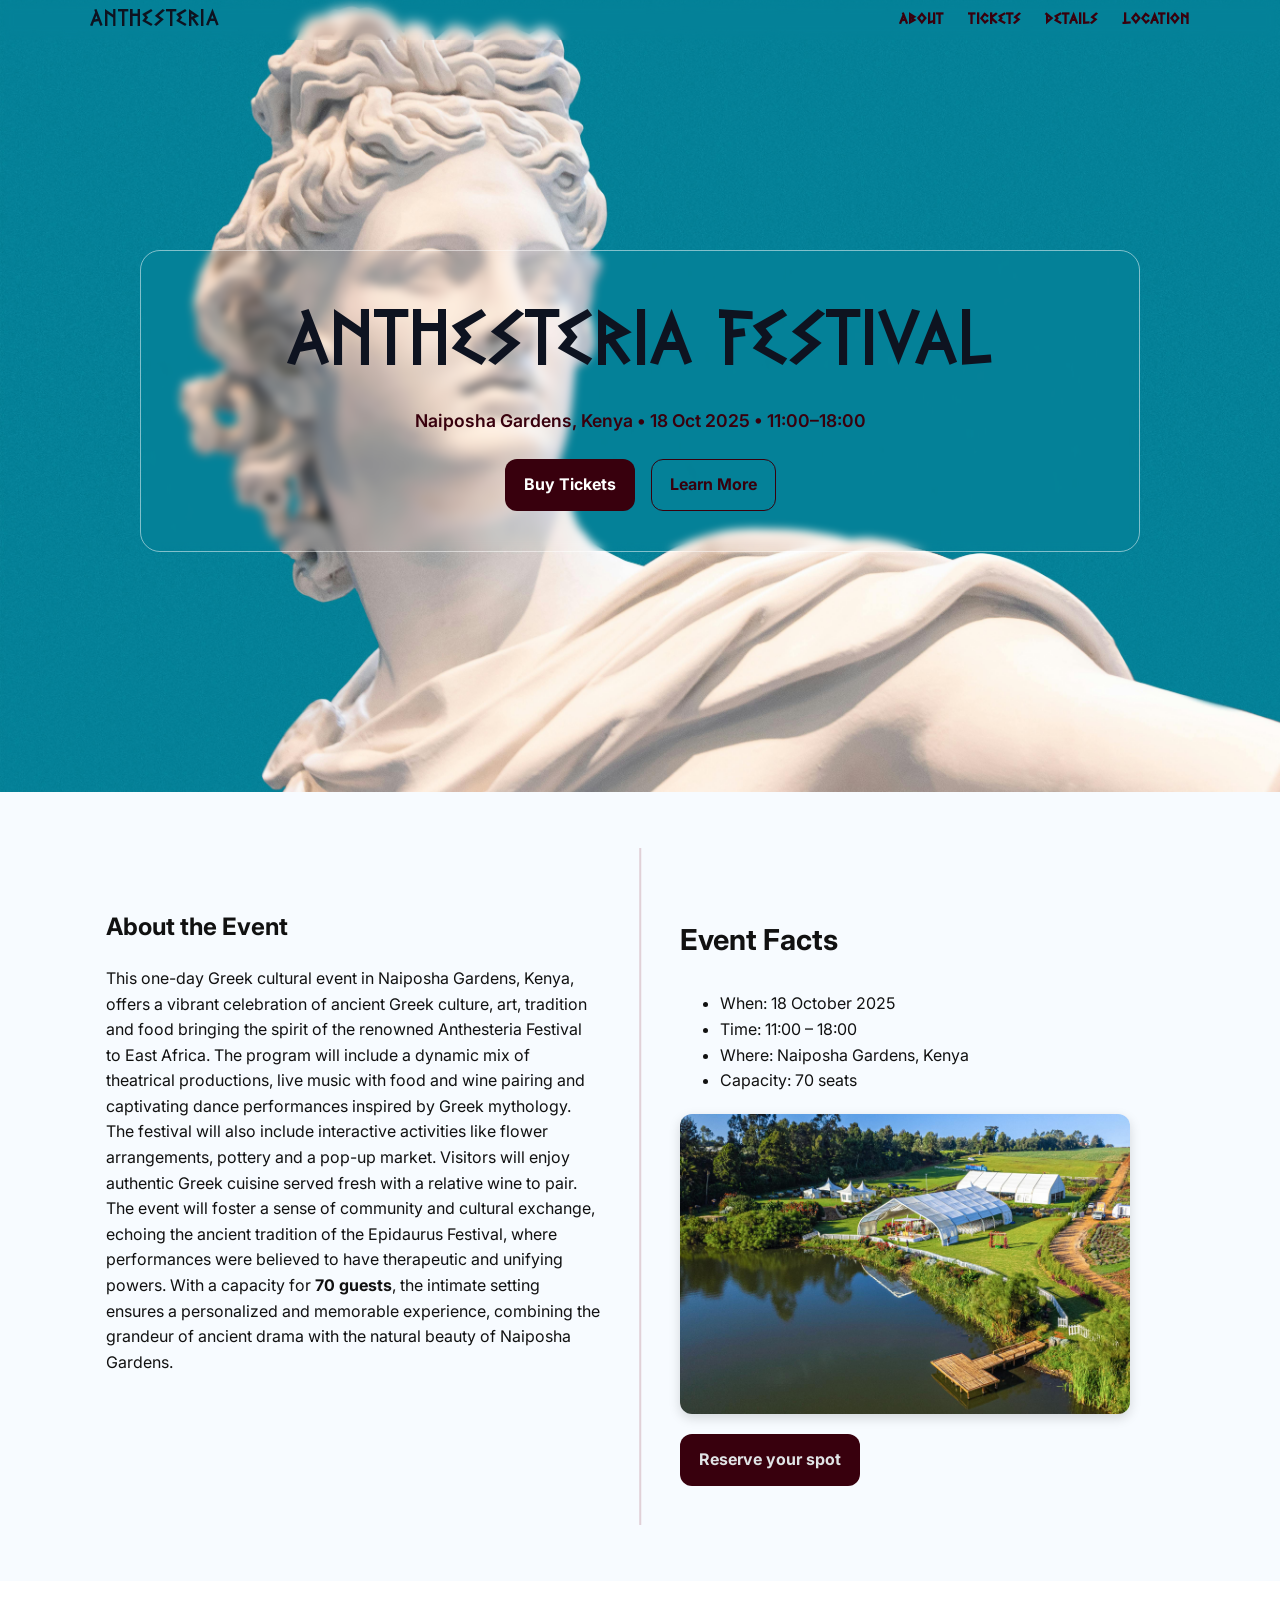
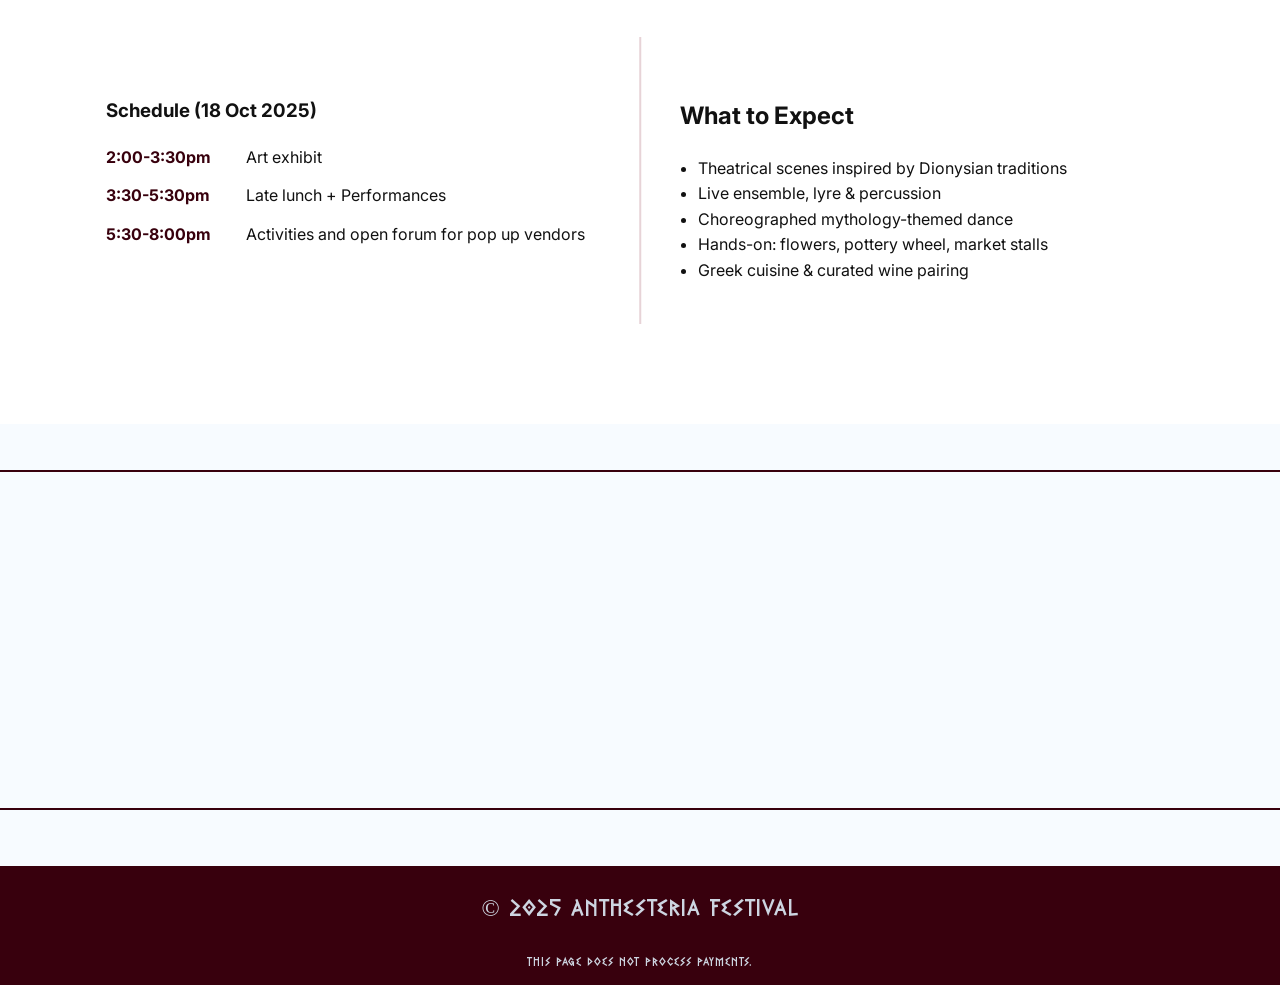
<file: index.html>
<!DOCTYPE html>
<html lang="en">
<head>
  <meta charset="UTF-8" />
  <meta name="viewport" content="width=device-width, initial-scale=1" />
  <title>Anthesteria</title>
  <link href="https://fonts.googleapis.com/css2?family=Cinzel:wght@400;600;800&family=Inter:wght@300;400;600&display=swap" rel="stylesheet">

  <link rel="icon" type="image/png" href="img/greekimg.png">

  <link rel="stylesheet" href="style.css" />
  <meta name="description" content="Anthesteria" />
</head>
<body>
  <header class="topbar">
    <div class="container">
      <div class="brand">
        <span class="brand-text">Anthesteria</span>
      </div>
      <nav class="nav">
        <a href="#about">About</a>
        <a href="tickets.html">Tickets</a>
        <a href="#details">Details</a>
        <a href="#location">Location</a>
      </nav>
    </div>
  </header>

  <section class="hero">
    <div class="greek-key top"></div>
    <div class="container hero-inner">
      <div class="hero-copy">
        <h1>Anthesteria Festival</h1>
        <p class="subtitle">Naiposha Gardens, Kenya • 18 Oct 2025 • 11:00–18:00</p>
        <div class="cta-row">
            <a class="btn primary" href="tickets.html" target="_blank" rel="noopener">Buy Tickets</a>
            <a class="btn ghost" href="#about">Learn More</a>
        </div>
      </div>
    </div>
    <div class="greek-key bottom"></div>
  </section>

  <section id="about" class="section greek-section">
      <div class="container split-line">
        <div class="left half">
          <h2>About the Event</h2>
          <p>
            This one-day Greek cultural event in Naiposha Gardens, Kenya, offers a vibrant celebration of ancient Greek
            culture, art, tradition and food bringing the spirit of the renowned Anthesteria Festival to East Africa.
            The program will include a dynamic mix of theatrical productions, live music with food and wine pairing and
            captivating dance performances inspired by Greek mythology.
            The festival will also include interactive activities like flower arrangements, pottery and a pop-up market. 
            Visitors will enjoy authentic Greek cuisine served fresh with a relative wine to pair.
            The event will foster a sense of community and cultural exchange, echoing the ancient tradition of the Epidaurus
            Festival, where performances were believed to have therapeutic and unifying powers. 
            With a capacity for <strong>70 guests</strong>, the intimate setting ensures a personalized and memorable experience, combining the
            grandeur of ancient drama with the natural beauty of Naiposha Gardens.
          </p>
        </div>

        <div class="right half">
          <h3>Event Facts</h3>
          <ul>
            <li><span>When:</span> 18 October 2025</li>
            <li><span>Time:</span> 11:00 – 18:00</li>
            <li><span>Where:</span> Naiposha Gardens, Kenya</li>
            <li><span>Capacity:</span> 70 seats</li>
          </ul>
          <img class="ng" src="img/bg2.jpg" alt="Naiposha Gardens">
          <a class="btn secondary" href="tickets.html">Reserve your spot</a>
        </div>
      </div>
  </section>

  <section id="details" class="section greek-section-alt">
    <div class="container split-line">
      <div class="left half">
        <h3>Schedule (18 Oct 2025)</h3>
        <ol class="schedule">
          <li><span>2:00-3:30pm</span>Art exhibit</li>
          <li><span>3:30-5:30pm</span>Late lunch + Performances</li>
          <li><span>5:30-8:00pm</span>Activities and open forum for pop up vendors</li>
        </ol>
      </div>

      <div class="right half">
        <h2>What to Expect</h2>
        <ul class="bullets">
          <li>Theatrical scenes inspired by Dionysian traditions</li>
          <li>Live ensemble, lyre & percussion</li>
          <li>Choreographed mythology-themed dance</li>
          <li>Hands-on: flowers, pottery wheel, market stalls</li>
          <li>Greek cuisine & curated wine pairing</li>
        </ul>
      </div>
    </div>
  </section>

  <section id="location" class="section map-section">
    <div class="map-wrap" role="region" aria-label="Map showing Naiposha Gardens">
      <iframe
        title="Naiposha Gardens Map"
        loading="lazy"
        referrerpolicy="no-referrer-when-downgrade"
        src="https://www.google.com/maps?q=Naiposha+Gardens+Kenya&output=embed">
      </iframe>
    </div>
  </section>

  <footer class="footer">
    <div class="container footer-inner">
      <p>© 2025 Anthesteria Festival</p>
      <p class="tiny">This page does not process payments.</p>
    </div>
  </footer>

  <script src="script.js"></script>
</body>
</html>
</file>
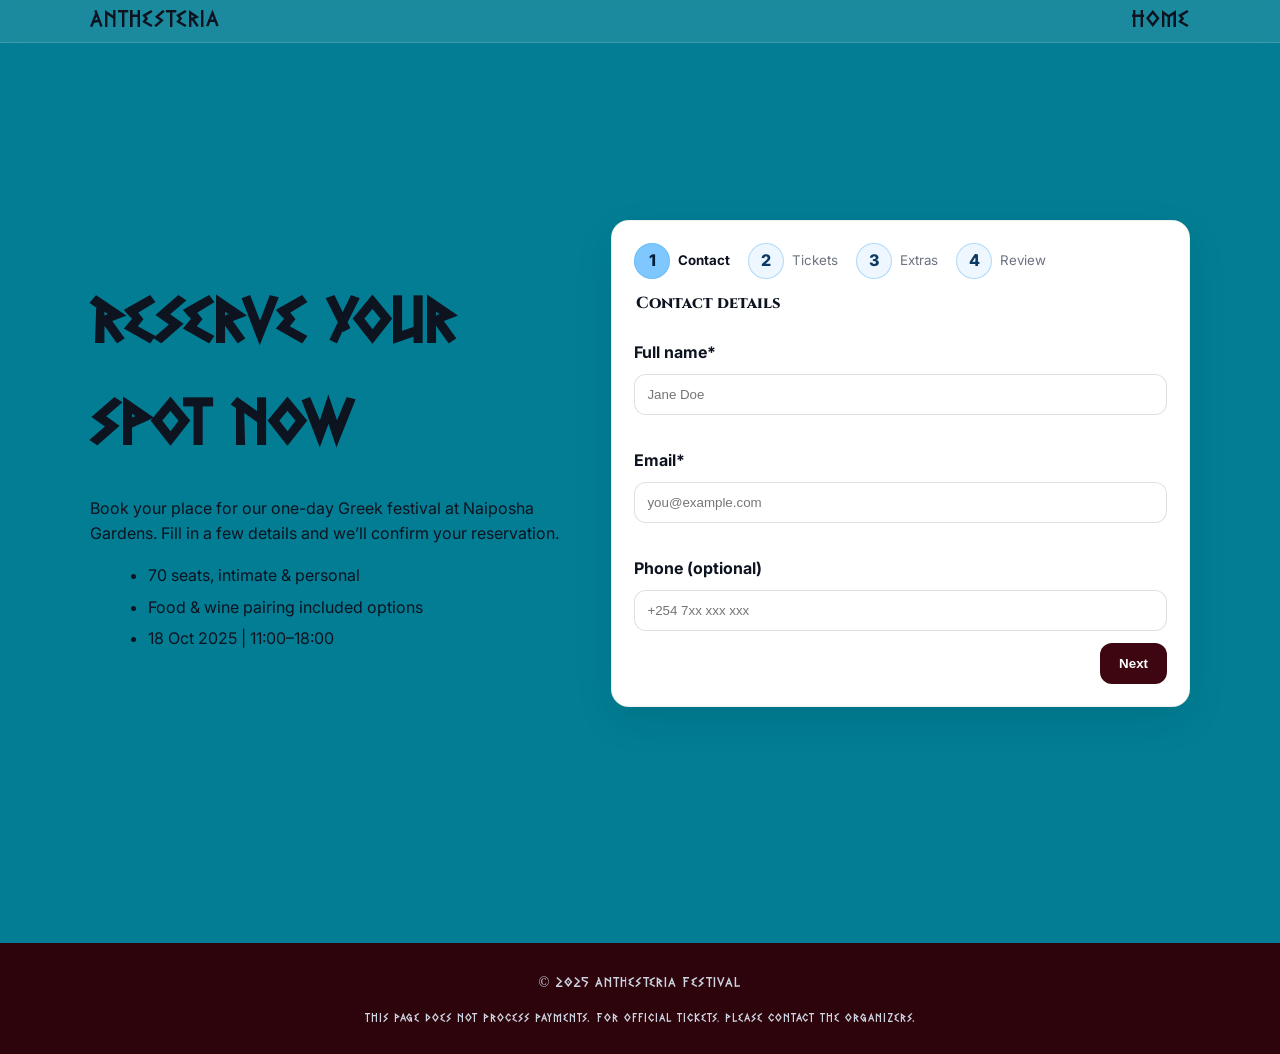
<file: tickets.html>
<!DOCTYPE html>
<html lang="en">
<head>
  <meta charset="UTF-8" />
  <meta name="viewport" content="width=device-width, initial-scale=1" />
  <title>Buy Tickets — Anthesteria</title>
  <link href="https://fonts.googleapis.com/css2?family=Cinzel:wght@400;600;800&family=Inter:wght@300;400;600&display=swap" rel="stylesheet">
  <link rel="stylesheet" href="tickets.css" />
  <link rel="icon" type="image/png" href="img/greekimg.png">
</head>
<body>
  <header class="topbar">
    <div class="container">
      <div class="brand">
        <span class="brand-text">Anthesteria</span>
      </div>
      <nav class="nav">
        <a href="index.html">Home</a>
      </nav>
    </div>
  </header>

  <main class="tickets-hero">
    <div class="container grid">
      <section class="intro">
        <h1>Reserve Your Spot Now</h1>
        <p>Book your place for our one-day Greek festival at Naiposha Gardens. Fill in a few details and we’ll confirm your reservation.</p>
        <ul class="greek-list">
          <li>70 seats, intimate & personal</li>
          <li>Food & wine pairing included options</li>
          <li>18 Oct 2025 | 11:00–18:00</li>
        </ul>
      </section>

      <section class="form-wrap">
        <ol class="stepper" aria-label="Checkout steps">
          <li class="active" data-step="1"><span>1</span><small>Contact</small></li>
          <li data-step="2"><span>2</span><small>Tickets</small></li>
          <li data-step="3"><span>3</span><small>Extras</small></li>
          <li data-step="4"><span>4</span><small>Review</small></li>
        </ol>

        <form id="ticketsForm" novalidate>
          <fieldset class="step current" data-step="1">
            <legend>Contact details</legend>
            <div class="field">
              <label for="name">Full name*</label>
              <input id="name" name="name" type="text" required placeholder="Jane Doe ">
              <small class="error" data-for="name"></small>
            </div>
            <div class="field">
              <label for="email">Email*</label>
              <input id="email" name="email" type="email" required placeholder="you@example.com">
              <small class="error" data-for="email"></small>
            </div>
            <div class="field">
              <label for="phone">Phone (optional)</label>
              <input id="phone" name="phone" type="tel" placeholder="+254 7xx xxx xxx">
            </div>
            <div class="actions">
              <button type="button" class="btn primary next">Next</button>
            </div>
          </fieldset>

          <fieldset class="step" data-step="2">
            <legend>Tickets</legend>
            <div class="field two">
              <div>
                <label for="qty">Quantity*</label>
                <select id="qty" name="qty" required>
                  <option value="1" selected>1</option>
                  <option>2</option>
                  <option>3</option>
                  <option>4</option>
                </select>
              </div>
              <div>
                <label for="tier">Ticket type*</label>
                <select id="tier" name="tier" required>
                  <option value="standard" selected>Standard</option>
                  <option value="with-pairing">With Food & Wine Pairing</option>
                  <option value="student">Student</option>
                </select>
              </div>
            </div>
            <div class="actions">
              <button type="button" class="btn ghost prev">Back</button>
              <button type="button" class="btn primary next">Next</button>
            </div>
          </fieldset>

          <fieldset class="step" data-step="3">
            <legend>Extras</legend>
            <div class="field">
              <label for="notes">Notes (dietary / accessibility)</label>
              <input id="notes" name="notes" type="text" placeholder="Let us know how we can help">
            </div>
            <div class="field">
              <label>Workshops (optional)</label>
              <div class="checks">
                <label><input type="checkbox" name="workshops" value="flowers"> Flower arranging</label>
                <label><input type="checkbox" name="workshops" value="pottery"> Pottery wheel</label>
              </div>
            </div>
            <div class="actions">
              <button type="button" class="btn ghost prev">Back</button>
              <button type="button" class="btn primary next">Next</button>
            </div>
          </fieldset>

          <fieldset class="step" data-step="4">
            <legend>Review & confirm</legend>
            <div id="review" class="review"></div>
            <div class="actions">
              <button type="button" class="btn ghost prev">Back</button>
              <button type="submit" class="btn primary">Confirm reservation</button>
            </div>
            <p class="tiny muted">You’ll see the confirmation on this page.</p>
          </fieldset>
        </form>

        <div id="result" class="result" hidden aria-live="polite"></div>
      </section>
    </div>
  </main>

  <footer class="footer">
    <div class="container footer-inner">
      <p>© 2025 Anthesteria Festival</p>
      <p class="tiny">This page does not process payments. For official tickets, please contact the organizers.</p>
    </div>
  </footer>

  <script src="tickets.js"></script>
</body>
</html>
</file>
<file: style.css>
:root{
  --sky: #87ceea;          
  --sky-600:#3ea3ee;
  --wine:#38000d;          
  --wine-700:#5c0d1c;
  --white:#ffffff;
  --ink:#0e1320;
  --slate:#6b7280;
  --bg:#f7fbff;
  --ring: rgba(62,163,238,.35);
  --radius:18px;
}

@font-face {
  font-family: 'GreekFreak';
  src: url('../fonts/Greek-Freak.ttf') format('truetype');
  font-weight: normal;
  font-style: normal;
}

*{
  box-sizing:border-box
}

html,body{
  margin:0;
  padding:0
}

body{
  font-family: Inter, system-ui, -apple-system, Segoe UI, Roboto, "Helvetica Neue", Arial, sans-serif;
  color:var(--ink);
  background:var(--bg);
  line-height:1.6;
}

.container{ 
  width:min(1100px, 92%); 
  margin-inline:auto; 
}

.topbar {
  position: sticky;
  top: 0;
  z-index: 100;
  padding: 1px 0; 
  background: rgba(255, 255, 255, 0);
  backdrop-filter: blur(6px);
  -webkit-backdrop-filter: blur(6px);
  font-family: 'GreekFreak', serif;
  letter-spacing: 1px;
  font-weight: normal;
  font-size: 1rem;
}

.topbar .container {
  display: flex;
  align-items: center;
  justify-content: space-between;
}

.brand{ 
  display:flex; 
  align-items:center; 
  gap:10px; 
}

.brand-text{ 
  font-family: 'GreekFreak', serif;
  letter-spacing: 1px;
  font-weight: normal;
  font-size: 1.5rem;
}

.nav a{
  color:var(--wine); 
  text-decoration:none; 
  margin-left:18px; 
  font-weight:600;
}

.nav a:hover{ 
  color:var(--wine); 
}

@media (max-width: 768px) {
  .nav {
    display: flex;
    flex-wrap: wrap;
    justify-content: center;
    gap: 14px;
  }

  .nav a {
    margin: 0;
    font-size: 1rem;
  }

  .topbar .container {
    flex-direction: column;
    align-items: center;
    gap: 10px;
  }

  .brand-text {
    font-size: 2rem;
  }
}

.hero{
  background:
    url("img/bg.jpg");
  background-size: cover;
  padding:260px 0 240px;
  margin-top: -50px;
}

.hero-inner{
  display: flex;
  justify-content: center;
  text-align: center;
  gap: 20px;
}

.hero-copy {
  width: 1000px;
  background: rgba(255, 255, 255, 0);
  backdrop-filter: blur(4px);
  border: 1px solid rgba(255,255,255,0.5);
  border-radius: 20px;
  padding: 40px 50px;
}

.hero-copy .subtitle { 
  color: var(--wine); 
  text-shadow: none; 
}

.hero-copy h1{
  font-family: 'GreekFreak', serif;
  letter-spacing: 1px;
  font-weight: normal;
  margin:6px 0 8px; line-height:1.15;
  font-size: 5rem;
}

@media (max-width: 900px) {
  .hero {
    padding: 140px 0 120px;
    background-position: center;
  }

  .hero-copy {
    width: 90%;
    padding: 28px 20px;
  }

  .hero-copy h1 {
    font-size: 2.6rem;
    line-height: 1.2;
  }

  .subtitle {
    font-size: 1rem;
  }

  .cta-row {
    flex-direction: column;
    gap: 10px;
  }
}

.subtitle{ 
  font-size: 1.1rem;
  color: var(--wine);
  font-weight: 600;
  margin-bottom: 24px; 
}

.cta-row{ 
  display: flex;
  justify-content: center;
  gap: 16px;
}

.btn{
  display:inline-block; 
  padding:12px 18px; 
  border-radius:12px;
  text-decoration:none; 
  font-weight:700; 
  border:1.5px solid transparent;
  transition:.2s transform ease, .3s background ease;
  will-change:transform;
}

.btn:hover{ 
  transform:translateY(-1px); 
}

.btn:active{ 
  transform:translateY(0); 
}

.btn.primary{ 
  background:var(--wine); 
  color:var(--white); 
}

.btn.primary:hover{ 
  background:var(--wine-700); 
}

.btn.secondary{ 
  background:var(--wine); 
  color:#e0e3e5; 
}

.btn.ghost{ 
  background:transparent; 
  border-color:var(--wine);
  color:var(--wine); 
}

.btn.ghost:hover{ 
  background:rgba(122,16,37,.06); 
}

.hero-card{
  background: rgba(255, 255, 255, 0);
  backdrop-filter: blur(4px);
  -webkit-backdrop-filter: blur(4px);
  border: 1px solid rgba(255,255,255,0.5);
  border-radius: 16px;
  padding: 18px 20px;
  color: var(--ink);
}

.card-head{ 
  display:flex; 
  align-items:center; 
  justify-content:space-between; 
}

.card-head h3{ 
  font-family:Cinzel, serif; 
  margin:8px 0; 
}

.hero-list{ 
  margin:10px 0 0 18px; 
}

.section{ 
  padding:56px 0; 
}

.section.soft{ 
  background:#fff; 
}

.split{ 
  display:grid; 
  gap:28px; 
  grid-template-columns:1.1fr .9fr; 
  align-items:start; 
}

.split-line{
  display: flex;
  align-items: start;
  justify-content: space-between;
  gap: 48px;               
  position: relative;
  padding: 40px 0;         
}

.split-line::before{
  content: "";
  position: absolute;
  top: 0;
  bottom: 0;
  left: 50%;
  width: 1.5px;
  background: rgba(122,16,37,0.18); 
  transform: translateX(-50%);
}

.half{
  flex: 1 1 0;
  padding: 0 16px;         
}

.left.half, .right.half{
  padding-left: 16px;
  padding-right: 16px;
}

.half.right h3 {
  font-size: 1.8rem;
}

.right.half img.ng {
  display: block;
  width: 100%;
  max-width: 450px;  
  border-radius: 12px;
  margin-top: 20px;
  margin-bottom: 20px;
  box-shadow: 0 4px 12px rgba(0,0,0,0.15);
}

.schedule{
  margin-left: 0;
  padding-left: 0;
}

.schedule li{ 
  display: flex;
  align-items: baseline;
  margin-bottom: 0.8rem;
  margin-left: 0;
  padding-left: 0;
}

.schedule li span{
  width: 140px;     
  font-weight: 700;  
  display: inline-block;
  color:var(--wine);
}

@media (max-width: 900px) {
  .split-line {
    flex-direction: column;
    gap: 28px;
    padding: 40px 20px;
  }

  .split-line::before { display: none; }

  .half {
    padding: 0;
  }

  .right.half img.ng {
    max-width: 100%;
    margin: 10px 0;
  }
}

.greek-section {
  background: var(--sand);  
  color: #111;
}

.greek-section-alt {
  background: var(--white);   
  color: #111;
  padding-bottom: 100px;
}

@media (max-width: 800px){ 
  .form-row{ grid-template-columns:1fr; } 
}

.field{ 
  display:flex; 
  flex-direction:column; 
  gap:8px; 
}

label{ 
  font-weight:700;
}

input, select{
  padding:12px 12px; 
  border-radius:10px; 
  border:1.5px solid rgba(0,0,0,.12); 
  background:#fff;
  outline:none; 
  transition:.2s border ease, .2s box-shadow ease;
}

input:focus, select:focus{
  border-color:var(--sky-600);
  box-shadow:0 0 0 6px var(--ring);
}

.error{ 
  color:var(--wine); 
  min-height:1em; 
}

.result{
  margin-top:16px; 
  padding:14px; 
  border-radius:12px;
  background:linear-gradient(180deg, rgba(62,163,238,.12), rgba(62,163,238,.08));
  border:1px solid rgba(62,163,238,.25);
}

.bullets{ 
  margin:0; 
  padding-left:18px; 
}

.panel{
  background:#fff; 
  border:1px 
  solid rgba(0,0,0,.06);
  border-radius:var(--radius); 
  padding:18px; 
  box-shadow:0 10px 26px rgba(0,0,0,.06);
}

.map-section{ 
  padding-top:38px; 
}

.map-wrap{ 
  margin-top:8px; 
  width:100%; 
  height:340px; 
  border-top:2px solid var(--wine); 
  border-bottom:2px solid var(--wine); 
}

.map-wrap iframe{ 
  width:100%; 
  height:100%; 
  border:0; 
}

@media (max-width: 700px) {
  .map-wrap {
    height: 250px;
  }
}


.footer{ 
  background: var(--wine); 
  color:#cdd5e1;
  text-align: center;
  font-family: 'GreekFreak', serif;
  letter-spacing: 1px;
  font-weight: normal;
  font-size: 1.5rem;
}

.footer-inner{ 
  padding: 1px 0; 
  text-align:center; 
}

.tiny{ font-size:12px; }

@media (max-width: 600px) {
  .footer {
    font-size: 1rem;
    padding: 12px 0;
  }

  .footer-inner p {
    margin: 4px 0;
  }
}
</file>
<file: tickets.css>
:root{
  --sky:#7ec8ff;
  --sky-600:#3ea3ee;
  --wine:#7a1025;
  --wine-700:#5c0d1c;
  --white:#ffffff;
  --ink:#0e1320;
  --slate:#6b7280;
  --bg:#f7fbff;
  --ring: rgba(62,163,238,.35);
  --radius:18px;
}

@font-face {
  font-family: 'GreekFreak';
  src: url('../fonts/Greek-Freak.ttf') format('truetype');
  font-weight: normal;
  font-style: normal;
}

*{
  box-sizing:border-box
}

html,body{
  margin:0;padding:0
}

body{
  font-family: Inter, system-ui, -apple-system, Segoe UI, Roboto, "Helvetica Neue", Arial, sans-serif;
  color:var(--ink); 
  background:rgb(2,125,147); 
  line-height:1.6;
}

.container{ 
  width:min(1100px,92%); 
  margin-inline:auto; 
}

.topbar {
  position: sticky;
  top: 0;
  z-index: 100;
  background: rgba(255, 255, 255, 0.1);
  backdrop-filter: blur(8px);
  border-bottom: 1px solid rgba(255,255,255,0.15);
  padding: 1px 0;
}

.topbar .container{ 
  display:flex; 
  justify-content:space-between; 
  align-items:center; 
  padding:1px 0; 
}

.brand{ 
  display:flex; 
  align-items:center; 
  gap:10px; 
}

.brand-text{ 
  font-family: 'GreekFreak', serif;
  letter-spacing: 1px;
  font-weight: normal;
  font-size: 1.5rem;
}

.nav a{ 
  color:var(--ink); 
  text-decoration:none; 
  margin-left:18px; 
  font-weight:600; 
  font-family: 'GreekFreak', serif;
  letter-spacing: 1px;
  font-weight: normal;
  font-size: 1.5rem;
}

.nav a:hover{ 
  color:var(--wine); 
}

.tickets-hero {
  background: rgb(2,125,147);
  min-height: 100vh; 
  padding: 60px 0 120px; 
  display: flex;
  align-items: center;
}

.grid {
  display: grid;
  grid-template-columns: .9fr 1.1fr;
  gap: 48px;
  align-items: center; 
}

@media (max-width: 980px){ 
  .grid{ grid-template-columns:1fr; } 
}

.intro h1{ 
  font-family: 'GreekFreak', serif;
  font-size: clamp(28px, 4vw, 48px); 
  margin:6px 0 8px; 
  font-size: 4rem;
  letter-spacing: 1px;
}

.greek-list{ 
  margin:14px 0 0 18px; 
}

.greek-list li{ 
  margin:6px 0; 
}

.form-wrap{
  background:#fff; 
  border:1px solid rgba(0,0,0,.06);
  border-radius:18px; 
  box-shadow:0 14px 40px rgba(0,0,0,.08);
  padding:22px;
}

.stepper{
  list-style:none; 
  padding:0; 
  margin:0 0 12px; 
  display:flex; 
  gap:18px; 
  align-items:center;
}

.stepper li{ 
  display:flex; 
  align-items:center; 
  gap:8px; 
  color:var(--slate); 
}

.stepper li span{
  width:36px; 
  height:36px; 
  border-radius:50%; 
  display:grid; 
  place-items:center;
  background:#eef7ff; 
  color:#0b3a64; 
  font-weight:800;
  border:1px solid rgba(62,163,238,.35);
}

.stepper li.active span{ 
  background:var(--sky); 
  color:#00203a; 
}

.stepper li.active{ 
  color:var(--ink); 
  font-weight:700; 
}

@media (max-width: 980px) {
  .grid {
    grid-template-columns: 1fr;
    gap: 32px;
  }

  .intro {
    text-align: center;
  }

  .intro h1 {
    font-size: clamp(1.6rem, 5vw, 2.4rem);
    line-height: 1.2;
  }

  .greek-list {
    text-align: left;
    display: inline-block;
    margin-left: 0;
  }

  .form-wrap {
    width: 100%;
    padding: 18px;
  }
}

@media (max-width: 600px) {
  body {
    font-size: 0.95rem;
  }

  .tickets-hero {
    padding: 40px 0 80px;
  }

  .stepper {
    flex-wrap: wrap;
    gap: 12px;
    justify-content: center;
  }

  .stepper li span {
    width: 28px;
    height: 28px;
    font-size: 0.85rem;
  }

  fieldset legend {
    font-size: 1.2rem;
  }

  .field.two {
    grid-template-columns: 1fr;
  }

  input, select {
    font-size: 1rem;
  }

  .actions {
    flex-direction: column;
    align-items: stretch;
  }

  .btn {
    width: 100%;
    text-align: center;
    padding: 12px;
  }

  .intro p {
    font-size: 1rem;
    line-height: 1.5;
  }

  .greek-list li {
    font-size: 0.95rem;
  }
}

@media (max-width: 400px) {
  .tickets-hero {
    padding: 24px 0 60px;
  }

  .intro h1 {
    font-size: 1.5rem;
  }

  .form-wrap {
    padding: 14px;
  }
}

fieldset{ 
  border:0; 
  padding:0; 
  margin:0; 
}

legend{ 
  font-weight:800; 
  margin:6px 0 12px; 
  font-family:Cinzel,serif; 
}

.field{ 
  display:flex; 
  flex-direction:column; 
  gap:8px; 
  margin:12px 0; 
}

.field.two{ 
  display:grid; 
  grid-template-columns:1fr 1fr; 
  gap:12px; 
}

@media (max-width: 640px){ 
  .field.two{ grid-template-columns:1fr; } 
}

label{ 
  font-weight:700; 
}

input, select{
  padding:12px; 
  border-radius:12px; 
  border:1.5px solid rgba(0,0,0,.12); 
  background:#fff;
  outline:none; 
  transition:.2s border ease,.2s box-shadow ease;
}

input:focus, select:focus{ 
  border-color:var(--sky-600); 
  box-shadow:0 0 0 6px var(--ring); 
}

.error{ 
  color:var(--wine); 
  min-height:1em; 
}

.step{ 
  display:none; 
}

.step.current{ 
  display:block; 
}

.actions{ 
  display:flex; 
  gap:12px; 
  justify-content:flex-end; 
  margin-top:8px; 
}

.btn{
  display:inline-block; 
  padding:12px 18px; 
  border-radius:12px; 
  text-decoration:none;
  font-weight:700; 
  border:1.5px solid transparent; 
  transition:.2s transform ease,.3s background ease;
}

.btn:hover{ 
  transform:translateY(-1px); 
}

.btn.primary{ 
  background:#3e0611; 
  color:var(--white); 
}

.btn.primary:hover{ 
  background:var(--wine-700); 
}

.btn.ghost{ 
  background:transparent; 
  border-color:var(--wine); 
  color:var(--wine); 
}

.btn.ghost:hover{ 
  background:rgba(122,16,37,.06);
}

.checks{ 
  display:flex; 
  gap:16px; 
  flex-wrap:wrap; 
}

.tiny{ 
  font-size:12px; 
}

.muted{ 
  color:var(--slate); 
}

.result{
  margin-top:16px; 
  padding:14px; 
  border-radius:12px;
  background:linear-gradient(180deg, rgba(62,163,238,.12), rgba(62,163,238,.08));
  border:1px solid rgba(62,163,238,.25);
}

.review{ 
  background:#f8fbff; 
  border:1px dashed rgba(0,0,0,.12); 
  border-radius:12px; 
  padding:12px; 
}

.footer{ 
  background:#2d040c; 
  color:#cdd5e1;
  font-family: 'GreekFreak', serif;
  letter-spacing: 1px;
  font-weight: normal;
  font-size: 1.5rem; 
}

.footer-inner {
  padding: 14px 0;
  text-align: center;
  font-size: 0.9rem;
}
</file>
